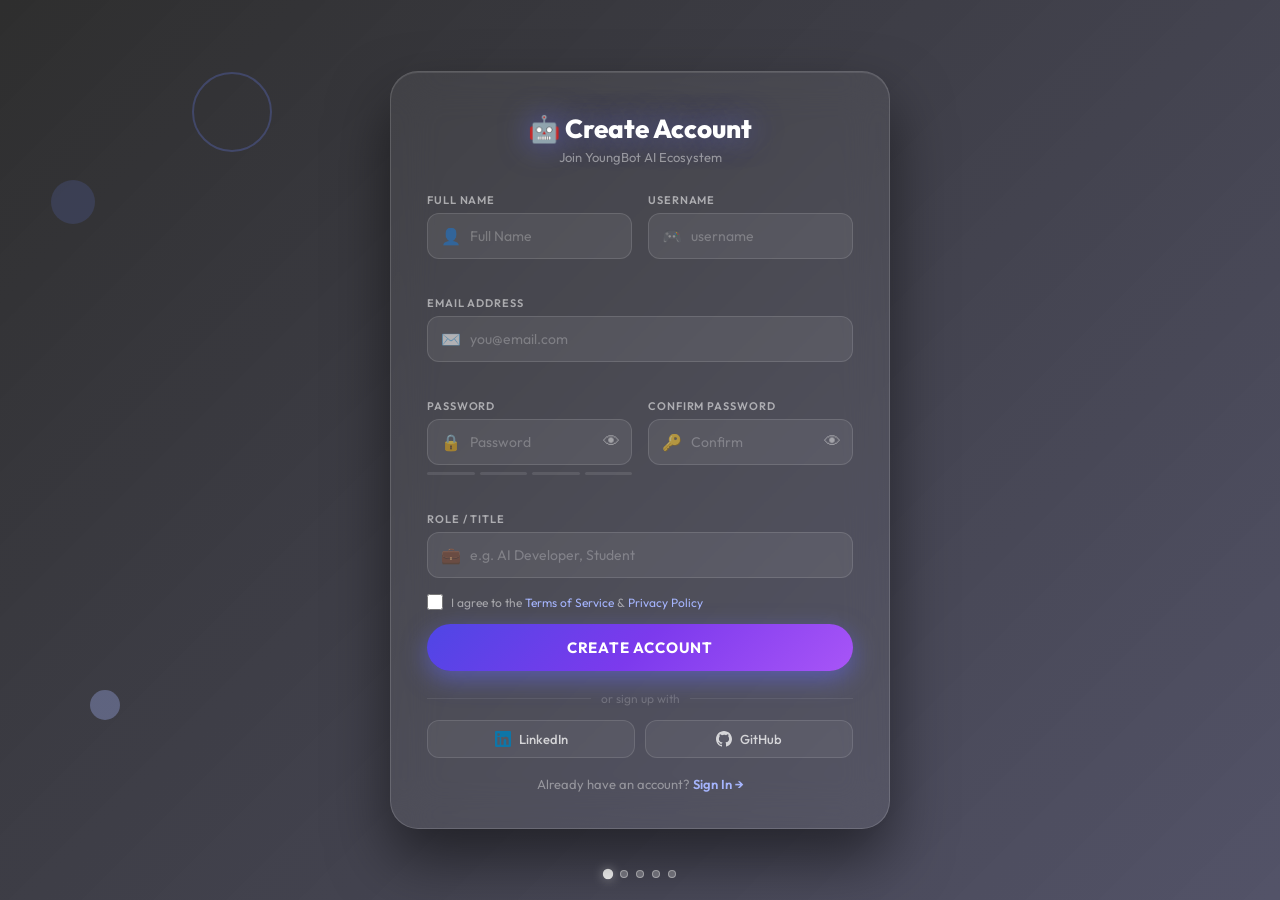
<file: index.html>
<!DOCTYPE html>
<html lang="en">
<head>
  <meta charset="UTF-8">
  <meta name="viewport" content="width=device-width, initial-scale=1.0">
  <title>YoungBot Academy | Smart Portfolio</title>
  <script>
    // If already logged in, go to dashboard; else go to register
    const user = localStorage.getItem('yb_logged_in');
    if (user === 'true') {
      window.location.href = 'slider.html';
    } else {
      window.location.href = 'register.html';
    }
  </script>
</head>
<body></body>
</html>
</file>
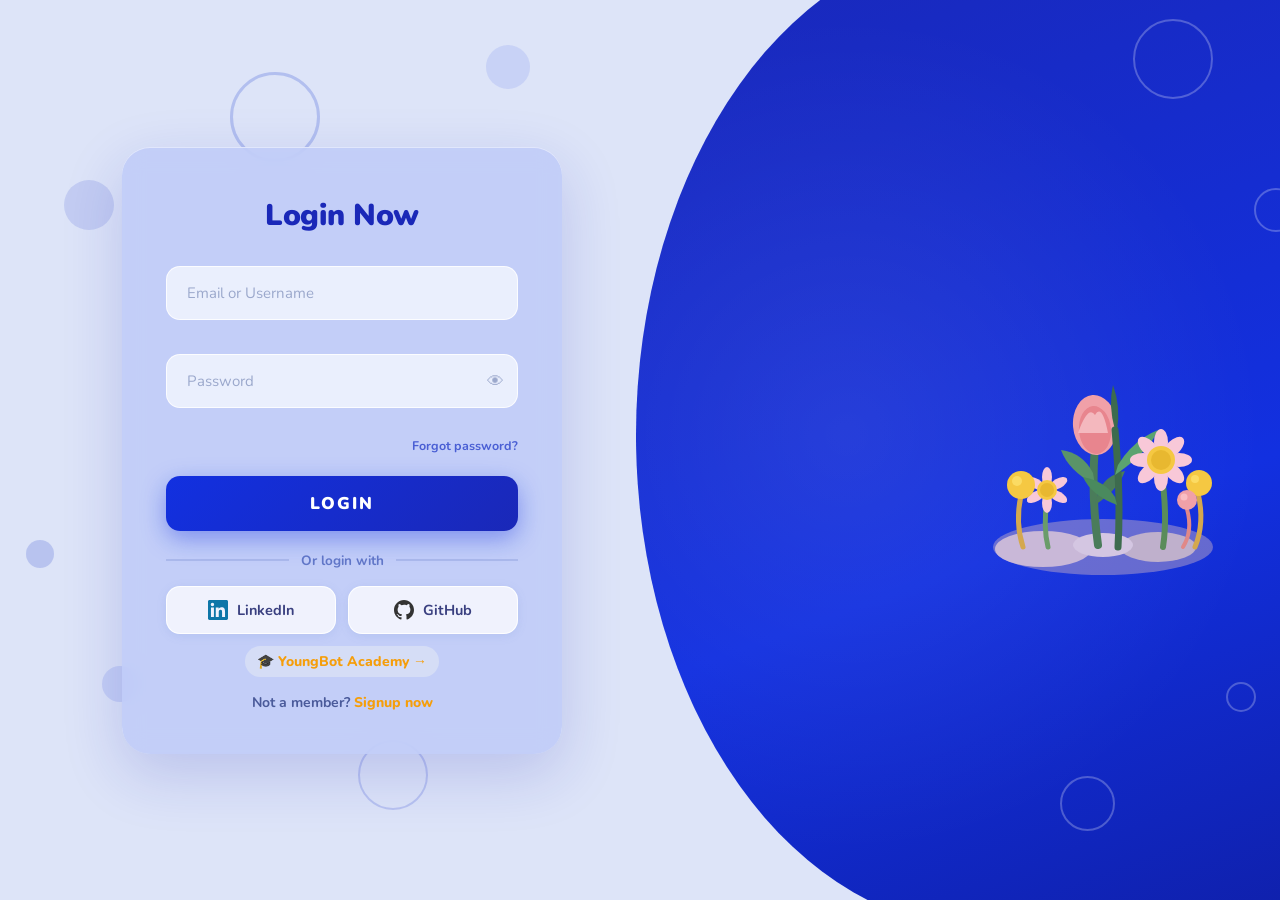
<file: login.html>
<!DOCTYPE html>
<html lang="en">

<head>
    <meta charset="UTF-8">
    <meta name="viewport" content="width=device-width, initial-scale=1.0">
    <title>Login | YoungBot Academy</title>
    <link href="https://fonts.googleapis.com/css2?family=Nunito:wght@400;600;700;800;900&display=swap" rel="stylesheet">
    <style>
        * {
            margin: 0;
            padding: 0;
            box-sizing: border-box
        }

        body {
            min-height: 100vh;
            background: #dde4f8;
            font-family: 'Nunito', sans-serif;
            display: flex;
            align-items: center;
            justify-content: center;
            overflow: hidden;
            position: relative
        }

        /* Floating circles */
        .circle {
            position: absolute;
            border-radius: 50%;
            animation: floatC ease-in-out infinite alternate
        }

        @keyframes floatC {
            from {
                transform: translateY(0)
            }

            to {
                transform: translateY(-18px)
            }
        }

        /* Right dark-blue wave panel */
        .wave-panel {
            position: fixed;
            right: -60px;
            top: -60px;
            width: 55vw;
            height: 110vh;
            background: linear-gradient(160deg, #1a28b8 0%, #1230e0 60%, #0f1fa8 100%);
            border-radius: 50% 0 0 50%;
            z-index: 0;
            overflow: hidden
        }

        .wave-panel::before {
            content: '';
            position: absolute;
            inset: 0;
            background: radial-gradient(ellipse at 30% 50%, rgba(255, 255, 255, .08), transparent 60%);
        }

        .wc {
            position: absolute;
            border-radius: 50%;
            border: 2.5px solid rgba(255, 255, 255, .25)
        }

        /* Floral illustration */
        .floral {
            position: absolute;
            right: 6vw;
            top: 50%;
            transform: translateY(-50%);
            width: 320px;
            height: 320px;
            z-index: 2;
            animation: floatFloral 4s ease-in-out infinite alternate
        }

        @keyframes floatFloral {
            from {
                transform: translateY(-50%) translateY(0)
            }

            to {
                transform: translateY(-50%) translateY(-14px)
            }
        }

        /* Layout */
        .page {
            position: relative;
            z-index: 5;
            width: 100%;
            max-width: 1100px;
            padding: 2rem;
            display: flex;
            align-items: center;
            justify-content: flex-start
        }

        /* Card */
        .card {
            background: rgba(189, 202, 248, .82);
            backdrop-filter: blur(12px);
            -webkit-backdrop-filter: blur(12px);
            border-radius: 28px;
            padding: 48px 44px 42px;
            width: 100%;
            max-width: 440px;
            box-shadow: 0 20px 60px rgba(26, 40, 184, .18), inset 0 1px 0 rgba(255, 255, 255, .5);
            animation: cardIn .8s cubic-bezier(.16, 1, .3, 1) both
        }

        @keyframes cardIn {
            from {
                opacity: 0;
                transform: translateX(-30px)
            }

            to {
                opacity: 1;
                transform: translateX(0)
            }
        }

        h1 {
            font-size: 30px;
            font-weight: 900;
            color: #1a28b8;
            text-align: center;
            margin-bottom: 30px;
            letter-spacing: -.3px
        }

        /* Inputs */
        .field {
            margin-bottom: 16px;
            position: relative
        }

        input[type=text],
        input[type=email],
        input[type=password] {
            width: 100%;
            background: rgba(255, 255, 255, .65);
            border: 1.5px solid rgba(255, 255, 255, .8);
            border-radius: 14px;
            padding: 16px 20px;
            font-family: 'Nunito', sans-serif;
            font-size: 15px;
            color: #333;
            outline: none;
            transition: all .25s
        }

        input::placeholder {
            color: #9ba8cc
        }

        input:focus {
            border-color: #6278e8;
            background: rgba(255, 255, 255, .9);
            box-shadow: 0 0 0 4px rgba(99, 120, 232, .15)
        }

        input.valid {
            border-color: #4ade80 !important;
            background: rgba(240, 255, 244, .9) !important
        }

        input.invalid {
            border-color: #f87171 !important;
            background: rgba(255, 240, 240, .9) !important
        }

        .pw-wrap {
            position: relative
        }

        .pw-wrap input {
            padding-right: 46px
        }

        .eye-btn {
            position: absolute;
            right: 14px;
            top: 50%;
            transform: translateY(-50%);
            background: none;
            border: none;
            cursor: pointer;
            font-size: 17px;
            color: #9ba8cc;
            padding: 0;
            line-height: 1;
            transition: color .2s
        }

        .eye-btn:hover {
            color: #4a5568
        }

        .msg {
            font-size: 11.5px;
            margin-top: 4px;
            min-height: 14px;
            padding-left: 4px;
            transition: all .2s
        }

        .msg.ok {
            color: #16a34a
        }

        .msg.err {
            color: #dc2626
        }

        .forgot {
            text-align: right;
            margin-top: -8px;
            margin-bottom: 16px
        }

        .forgot a {
            font-size: 12.5px;
            color: #4a5fd4;
            font-weight: 700;
            text-decoration: none
        }

        .forgot a:hover {
            text-decoration: underline
        }

        /* Login button */
        .btn-login {
            width: 100%;
            margin-top: 4px;
            background: linear-gradient(135deg, #1230e0, #1a28b8);
            border: none;
            border-radius: 14px;
            padding: 16px;
            color: #fff;
            font-family: 'Nunito', sans-serif;
            font-size: 17px;
            font-weight: 900;
            letter-spacing: 2px;
            text-transform: uppercase;
            cursor: pointer;
            position: relative;
            overflow: hidden;
            box-shadow: 0 8px 24px rgba(18, 48, 224, .4);
            transition: all .3s
        }

        .btn-login:hover {
            transform: translateY(-2px);
            box-shadow: 0 14px 36px rgba(18, 48, 224, .55)
        }

        .btn-login:active {
            transform: translateY(0) scale(.98)
        }

        .ripple {
            position: absolute;
            border-radius: 50%;
            background: rgba(255, 255, 255, .3);
            transform: scale(0);
            animation: rpl .6s linear;
            pointer-events: none
        }

        @keyframes rpl {
            to {
                transform: scale(5);
                opacity: 0
            }
        }

        .spinner {
            display: none;
            width: 20px;
            height: 20px;
            border: 2.5px solid rgba(255, 255, 255, .35);
            border-top-color: #fff;
            border-radius: 50%;
            animation: spin .7s linear infinite;
            margin: 0 auto
        }

        @keyframes spin {
            to {
                transform: rotate(360deg)
            }
        }

        /* Divider */
        .divider {
            display: flex;
            align-items: center;
            gap: 12px;
            margin: 20px 0 16px;
            color: #6278c8;
            font-size: 13.5px;
            font-weight: 700
        }

        .divider::before,
        .divider::after {
            content: '';
            flex: 1;
            height: 1.5px;
            background: rgba(99, 120, 200, .25)
        }

        /* Social buttons row */
        .social-row {
            display: grid;
            grid-template-columns: 1fr 1fr;
            gap: 12px;
            margin-bottom: 12px;
        }

        .btn-social {
            background: rgba(255, 255, 255, .75);
            border: 1.5px solid rgba(255, 255, 255, .9);
            border-radius: 14px;
            padding: 13px 16px;
            font-family: 'Nunito', sans-serif;
            font-size: 14.5px;
            font-weight: 700;
            color: #3a4080;
            cursor: pointer;
            display: flex;
            align-items: center;
            justify-content: center;
            gap: 9px;
            position: relative;
            overflow: hidden;
            transition: all .25s;
            box-shadow: 0 2px 10px rgba(99, 120, 200, .15);
            text-decoration: none;
        }

        .btn-social:hover {
            background: #fff;
            transform: translateY(-2px);
            box-shadow: 0 6px 20px rgba(99, 120, 200, .25);
            color: #1a28b8;
        }

        /* Academy link */
        .academy-link {
            display: block;
            text-align: center;
            margin-top: 18px;
            font-size: 14px;
            font-weight: 800;
        }

        .academy-link a {
            color: #f59e0b;
            text-decoration: none;
            background: rgba(255, 255, 240, 0.3);
            padding: 6px 12px;
            border-radius: 40px;
            transition: all 0.2s;
        }

        .academy-link a:hover {
            background: #f59e0b;
            color: #1a28b8;
            text-decoration: none;
        }

        /* Footer */
        .footer {
            text-align: center;
            margin-top: 22px;
            font-size: 14px;
            font-weight: 700;
            color: #4a5a9a
        }

        .footer a {
            color: #f59e0b;
            text-decoration: none;
            font-weight: 800
        }

        .footer a:hover {
            text-decoration: underline
        }

        /* Success screen */
        .success-screen {
            display: none;
            flex-direction: column;
            align-items: center;
            justify-content: center;
            text-align: center;
            gap: 14px
        }

        .check-ring {
            width: 86px;
            height: 86px;
            border-radius: 50%;
            background: rgba(34, 197, 94, .12);
            border: 2px solid rgba(34, 197, 94, .5);
            display: flex;
            align-items: center;
            justify-content: center;
            animation: popIn .6s cubic-bezier(.175, .885, .32, 1.275) both;
            box-shadow: 0 0 24px rgba(34, 197, 94, .25)
        }

        @keyframes popIn {
            from {
                transform: scale(0)
            }

            to {
                transform: scale(1)
            }
        }

        .check-path {
            stroke-dasharray: 60;
            stroke-dashoffset: 60;
            animation: draw .6s .4s ease forwards
        }

        @keyframes draw {
            to {
                stroke-dashoffset: 0
            }
        }

        .s-title {
            color: #1a28b8;
            font-size: 22px;
            font-weight: 900;
            animation: fadeUp .5s .6s both
        }

        .s-sub {
            color: #6278c8;
            font-size: 14px;
            animation: fadeUp .5s .75s both
        }

        @keyframes fadeUp {
            from {
                opacity: 0;
                transform: translateY(8px)
            }

            to {
                opacity: 1;
                transform: translateY(0)
            }
        }

        @media(max-width:700px) {

            .wave-panel,
            .floral {
                display: none
            }

            .card {
                max-width: 100%
            }

            .page {
                justify-content: center
            }
        }
    </style>
</head>

<body>

    <!-- Floating BG circles -->
    <div class="circle"
        style="width:90px;height:90px;border:3px solid rgba(99,120,220,.35);top:8%;left:18%;animation-duration:3.2s">
    </div>
    <div class="circle"
        style="width:50px;height:50px;background:rgba(99,120,220,.22);top:20%;left:5%;animation-duration:4s;animation-delay:.5s">
    </div>
    <div class="circle"
        style="width:36px;height:36px;background:rgba(160,174,240,.4);bottom:22%;left:8%;animation-duration:3.5s;animation-delay:1s">
    </div>
    <div class="circle"
        style="width:70px;height:70px;border:2.5px solid rgba(99,120,220,.3);bottom:10%;left:28%;animation-duration:4.5s;animation-delay:.3s">
    </div>
    <div class="circle"
        style="width:28px;height:28px;background:rgba(99,120,220,.3);top:60%;left:2%;animation-duration:3.8s;animation-delay:1.5s">
    </div>
    <div class="circle"
        style="width:44px;height:44px;background:rgba(160,174,240,.35);top:5%;left:38%;animation-duration:4.2s;animation-delay:.8s">
    </div>

    <!-- Wave panel with floral -->
    <div class="wave-panel">
        <div class="wc"
            style="width:80px;height:80px;top:8%;right:18%;animation:floatC 3.5s ease-in-out infinite alternate"></div>
        <div class="wc"
            style="width:44px;height:44px;top:25%;right:6%;animation:floatC 4s ease-in-out infinite alternate;animation-delay:.5s">
        </div>
        <div class="wc"
            style="width:30px;height:30px;bottom:22%;right:12%;animation:floatC 3.2s ease-in-out infinite alternate;animation-delay:1s">
        </div>
        <div class="wc"
            style="width:55px;height:55px;bottom:10%;right:32%;animation:floatC 4.5s ease-in-out infinite alternate;animation-delay:.3s">
        </div>
        <div class="wc"
            style="width:22px;height:22px;top:55%;right:3%;animation:floatC 3.8s ease-in-out infinite alternate;animation-delay:1.5s">
        </div>
        <svg class="floral" viewBox="0 0 320 320" fill="none">
            <ellipse cx="160" cy="272" rx="110" ry="28" fill="#b8a4c8" opacity=".5" />
            <ellipse cx="100" cy="274" rx="48" ry="18" fill="#c9b8d8" />
            <ellipse cx="215" cy="272" rx="38" ry="15" fill="#bfb0cc" />
            <ellipse cx="160" cy="270" rx="30" ry="12" fill="#d4c6e2" />
            <path d="M155 270 Q148 220 152 170" stroke="#4a7c5a" stroke-width="8" stroke-linecap="round" />
            <path d="M152 210 Q125 195 118 175 Q140 178 150 198" fill="#5a9468" />
            <path d="M152 230 Q175 215 182 196 Q162 200 155 218" fill="#4a7c5a" />
            <ellipse cx="152" cy="150" rx="22" ry="30" fill="#f0a0a8" transform="rotate(-5,152,150)" />
            <ellipse cx="152" cy="155" rx="16" ry="24" fill="#e8858e" transform="rotate(-5,152,155)" />
            <path d="M135 158 Q145 130 152 140 Q159 128 165 158" fill="#f4b8be" />
            <path d="M175 272 Q178 220 172 155" stroke="#3d6b4e" stroke-width="7" stroke-linecap="round" />
            <path d="M172 200 Q205 178 215 155 Q190 165 175 190" fill="#5ba370" />
            <path d="M174 230 Q148 220 140 202 Q162 206 172 222" fill="#4a8a5e" />
            <path d="M172 155 Q165 130 170 110 Q178 132 174 155" fill="#3d6b4e" />
            <path d="M220 272 Q225 240 218 195" stroke="#5a8c5a" stroke-width="6" stroke-linecap="round" />
            <g transform="translate(218,185)">
                <ellipse cx="0" cy="-18" rx="7" ry="13" fill="#f8c8d8" transform="rotate(0)" />
                <ellipse cx="0" cy="-18" rx="7" ry="13" fill="#f8c8d8" transform="rotate(45)" />
                <ellipse cx="0" cy="-18" rx="7" ry="13" fill="#f8c8d8" transform="rotate(90)" />
                <ellipse cx="0" cy="-18" rx="7" ry="13" fill="#f8c8d8" transform="rotate(135)" />
                <ellipse cx="0" cy="-18" rx="7" ry="13" fill="#f8c8d8" transform="rotate(180)" />
                <ellipse cx="0" cy="-18" rx="7" ry="13" fill="#f8c8d8" transform="rotate(225)" />
                <ellipse cx="0" cy="-18" rx="7" ry="13" fill="#f8c8d8" transform="rotate(270)" />
                <ellipse cx="0" cy="-18" rx="7" ry="13" fill="#f8c8d8" transform="rotate(315)" />
                <circle cx="0" cy="0" r="14" fill="#f5c842" />
                <circle cx="0" cy="0" r="10" fill="#e8b830" />
            </g>
            <path d="M105 272 Q100 252 104 225" stroke="#6a9c6a" stroke-width="5" stroke-linecap="round" />
            <g transform="translate(104,215)">
                <ellipse cx="0" cy="-13" rx="5" ry="10" fill="#f8c8d8" transform="rotate(0)" />
                <ellipse cx="0" cy="-13" rx="5" ry="10" fill="#f8c8d8" transform="rotate(60)" />
                <ellipse cx="0" cy="-13" rx="5" ry="10" fill="#f8c8d8" transform="rotate(120)" />
                <ellipse cx="0" cy="-13" rx="5" ry="10" fill="#f8c8d8" transform="rotate(180)" />
                <ellipse cx="0" cy="-13" rx="5" ry="10" fill="#f8c8d8" transform="rotate(240)" />
                <ellipse cx="0" cy="-13" rx="5" ry="10" fill="#f8c8d8" transform="rotate(300)" />
                <circle cx="0" cy="0" r="10" fill="#f5c842" />
                <circle cx="0" cy="0" r="7" fill="#e8b830" />
            </g>
            <path d="M80 272 Q72 248 78 220" stroke="#d4a84e" stroke-width="5" stroke-linecap="round" />
            <circle cx="78" cy="210" r="14" fill="#f5c842" />
            <circle cx="74" cy="206" r="5" fill="#ffe87a" opacity=".6" />
            <path d="M252 272 Q262 248 255 218" stroke="#d4a84e" stroke-width="5" stroke-linecap="round" />
            <circle cx="256" cy="208" r="13" fill="#f5c842" />
            <circle cx="252" cy="204" r="4" fill="#ffe87a" opacity=".6" />
            <path d="M240 272 Q250 256 244 234" stroke="#e08888" stroke-width="4" stroke-linecap="round" />
            <circle cx="244" cy="225" r="10" fill="#f0a0a8" />
            <circle cx="241" cy="222" r="3.5" fill="#ffd0d5" opacity=".6" />
        </svg>
    </div>

    <!-- Main layout -->
    <div class="page">
        <div class="card" id="card">
            <!-- Form View -->
            <div id="formView">
                <h1>Login Now</h1>

                <div class="field">
                    <div class="input-wrap">
                        <input type="email" id="email" placeholder="Email or Username" oninput="vEmail()">
                    </div>
                    <div class="msg" id="emailMsg"></div>
                </div>

                <div class="field">
                    <div class="pw-wrap">
                        <input type="password" id="password" placeholder="Password" oninput="vPass()">
                        <button class="eye-btn" type="button" onclick="togglePw()" id="eyeBtn">👁</button>
                    </div>
                    <div class="msg" id="passMsg"></div>
                </div>

                <div class="forgot"><a href="#">Forgot password?</a></div>

                <button class="btn-login" id="loginBtn" onclick="handleLogin(event)">
                    <span id="btnTxt">LOGIN</span>
                    <div class="spinner" id="spin"></div>
                </button>

                <div class="divider">Or login with</div>

                <!-- Social buttons: LinkedIn and GitHub only (Google removed) -->
                <div class="social-row">
                    <a href="https://www.linkedin.com/company/young-bot-academy/?lipi=urn%3Ali%3Apage%3Ad_flagship3_search_srp_all%3BXL5nCH49RWedsiZpqDdhDA%3D%3D" target="_blank" class="btn-social"
                        onclick="addRipple(event, this)">
                        <svg width="20" height="20" viewBox="0 0 24 24" fill="#0e76a8">
                            <path
                                d="M20.447 20.452h-3.554v-5.569c0-1.328-.027-3.037-1.852-3.037-1.853 0-2.136 1.445-2.136 2.939v5.667H9.351V9h3.414v1.561h.046c.477-.9 1.637-1.85 3.37-1.85 3.601 0 4.267 2.37 4.267 5.455v6.286zM5.337 7.433a2.062 2.062 0 0 1-2.063-2.065 2.064 2.064 0 1 1 4.127 0 2.062 2.062 0 0 1-2.064 2.065zm1.782 13.019H3.555V9h3.564v11.452zM22.225 0H1.771C0.792 0 0 0.774 0 1.729v20.542C0 23.227 0.792 24 1.771 24h20.451c0.979 0 1.771-0.773 1.771-1.729V1.729C24 0.774 23.205 0 22.225 0z" />
                        </svg>
                        LinkedIn
                    </a>
                    <a href="https://github.com/youngbot" target="_blank" class="btn-social"
                        onclick="addRipple(event, this)">
                        <svg width="20" height="20" viewBox="0 0 24 24" fill="#333">
                            <path
                                d="M12 0C5.374 0 0 5.373 0 12c0 5.302 3.438 9.8 8.207 11.387.599.111.793-.261.793-.577v-2.234c-3.338.726-4.033-1.416-4.033-1.416-.546-1.387-1.333-1.756-1.333-1.756-1.089-.745.083-.729.083-.729 1.205.084 1.839 1.237 1.839 1.237 1.07 1.834 2.807 1.304 3.492.997.107-.775.418-1.305.762-1.604-2.665-.305-5.467-1.334-5.467-5.931 0-1.311.469-2.381 1.236-3.221-.124-.303-.535-1.524.117-3.176 0 0 1.008-.322 3.301 1.23A11.509 11.509 0 0112 5.803c1.02.005 2.047.138 3.006.404 2.291-1.552 3.297-1.23 3.297-1.23.653 1.653.242 2.874.118 3.176.77.84 1.235 1.911 1.235 3.221 0 4.609-2.807 5.624-5.479 5.929.43.372.823 1.102.823 2.222v3.293c0 .319.192.694.801.576C20.566 21.797 24 17.3 24 12c0-6.627-5.373-12-12-12z" />
                        </svg>
                        GitHub
                    </a>
                </div>

                <!-- Direct YoungBot Academy link -->
                <div class="academy-link">
                    <a href="https://youngbot.academy" target="_blank">🎓 YoungBot Academy →</a>
                </div>

                <div class="footer">Not a member? <a href="register.html">Signup now</a></div>
            </div>

            <!-- Success Screen (after login) -->
            <div class="success-screen" id="successView">
                <div class="check-ring">
                    <svg width="38" height="38" viewBox="0 0 38 38" fill="none">
                        <path class="check-path" d="M9 19l7 7L29 11" stroke="#22c55e" stroke-width="3.5"
                            stroke-linecap="round" stroke-linejoin="round" />
                    </svg>
                </div>
                <div class="s-title">Welcome back! 🎉</div>
                <div class="s-sub">You've logged in successfully.<br>Exploring YoungBot Academy...</div>
            </div>
        </div>
    </div>

    <script>
        // Ripple effect
        function addRipple(e, btn) {
            const rect = btn.getBoundingClientRect();
            const size = Math.max(rect.width, rect.height);
            const ripple = document.createElement('span');
            ripple.className = 'ripple';
            ripple.style.width = ripple.style.height = `${size}px`;
            ripple.style.left = `${e.clientX - rect.left - size / 2}px`;
            ripple.style.top = `${e.clientY - rect.top - size / 2}px`;
            btn.appendChild(ripple);
            setTimeout(() => ripple.remove(), 600);
        }

        // Email/Username validation
        function vEmail() {
            const val = document.getElementById('email').value.trim();
            const inp = document.getElementById('email');
            const msg = document.getElementById('emailMsg');
            if (!val) { inp.className = ''; msg.innerHTML = ''; return false; }
            const ok = /^[^\s@]+@[^\s@]+\.[^\s@]+$/.test(val) || val.length >= 3;
            inp.className = ok ? 'valid' : 'invalid';
            msg.className = 'msg ' + (ok ? 'ok' : 'err');
            msg.textContent = ok ? '✓ Looks good' : '✗ Enter a valid email or username';
            return ok;
        }

        // Password validation
        function vPass() {
            const val = document.getElementById('password').value;
            const inp = document.getElementById('password');
            const msg = document.getElementById('passMsg');
            if (!val) { inp.className = ''; msg.innerHTML = ''; return false; }
            const ok = val.length >= 6;
            inp.className = ok ? 'valid' : 'invalid';
            msg.className = 'msg ' + (ok ? 'ok' : 'err');
            msg.textContent = ok ? '✓ Password looks good' : '✗ At least 6 characters required';
            return ok;
        }

        function togglePw() {
            const inp = document.getElementById('password');
            inp.type = inp.type === 'password' ? 'text' : 'password';
            document.getElementById('eyeBtn').textContent = inp.type === 'password' ? '👁' : '🙈';
        }

        function shakeCard() {
            const card = document.getElementById('card');
            const moves = ['-8px', '8px', '-5px', '5px', '0'];
            moves.forEach((v, i) => setTimeout(() => card.style.transform = `translateX(${v})`, i * 75));
            setTimeout(() => card.style.transform = '', 400);
        }

        // Login handler (simulates success & redirects to YoungBot Academy)
        function handleLogin(e) {
            addRipple(e, document.getElementById('loginBtn'));
            const emailOk = vEmail();
            const passOk = vPass();
            if (!emailOk || !passOk) {
                shakeCard();
                return;
            }
            const btn = document.getElementById('loginBtn');
            const btnTxt = document.getElementById('btnTxt');
            const spin = document.getElementById('spin');
            btnTxt.style.display = 'none';
            spin.style.display = 'block';
            btn.disabled = true;
            setTimeout(() => {
                document.getElementById('formView').style.display = 'none';
                document.getElementById('successView').style.display = 'flex';
                localStorage.setItem('yb_logged_in', 'true');
                // After success, redirect to slider page
                setTimeout(() => {
                    window.location.href = 'slider.html';
                }, 2000);
            }, 1800);
        }

        // Enter key support
        document.addEventListener('keydown', (e) => {
            if (e.key === 'Enter') {
                const btn = document.getElementById('loginBtn');
                if (btn && !btn.disabled) handleLogin(e);
            }
        });
    </script>
</body>

</html>
</file>
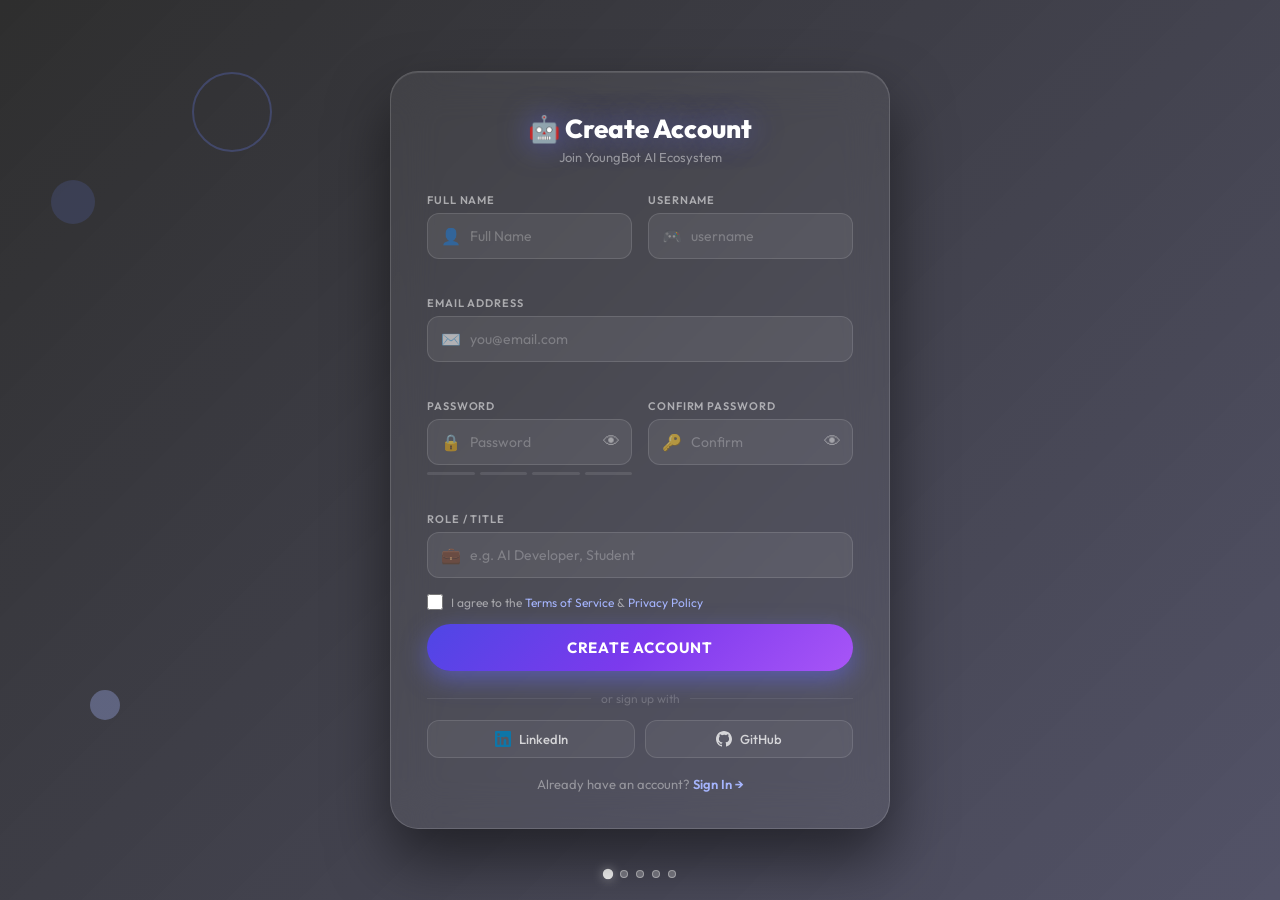
<file: register.html>
<!DOCTYPE html>
<html lang="en">
<head>
  <meta charset="UTF-8">
  <meta name="viewport" content="width=device-width, initial-scale=1.0">
  <title>YoungBot Academy | Create Account</title>
  <link href="https://fonts.googleapis.com/css2?family=Outfit:wght@300;400;600;700;800&display=swap" rel="stylesheet">
  <style>
    *{margin:0;padding:0;box-sizing:border-box}
    body{min-height:100vh;font-family:'Outfit',sans-serif;display:flex;align-items:center;justify-content:center;overflow:hidden;position:relative}
    .slides{position:fixed;inset:0;z-index:0}
    .slide{position:absolute;inset:0;background-size:cover;background-position:center;opacity:0;transition:opacity 1.4s ease-in-out}
    .slide.active{opacity:1}
    .slide:nth-child(1){background-image:url('https://images.unsplash.com/photo-1517694712202-14dd9538aa97?w=1600&q=80')}
    .slide:nth-child(2){background-image:url('https://images.unsplash.com/photo-1498050108023-c5249f4df085?w=1600&q=80')}
    .slide:nth-child(3){background-image:url('https://images.unsplash.com/photo-1519389950473-47ba0277781c?w=1600&q=80')}
    .slide:nth-child(4){background-image:url('https://images.unsplash.com/photo-1461749280684-dccba630e2f6?w=1600&q=80')}
    .slide:nth-child(5){background-image:url('https://images.unsplash.com/photo-1484788984921-03950022c9ef?w=1600&q=80')}
    .overlay{position:fixed;inset:0;z-index:1;background:linear-gradient(135deg,rgba(0,0,0,.82),rgba(10,10,40,.7))}
    .dots{position:fixed;bottom:22px;left:50%;transform:translateX(-50%);display:flex;gap:8px;z-index:10}
    .dot{width:8px;height:8px;border-radius:50%;background:rgba(255,255,255,.3);border:1.5px solid rgba(255,255,255,.5);cursor:pointer;transition:all .3s}
    .dot.active{background:#fff;transform:scale(1.3);box-shadow:0 0 8px rgba(255,255,255,.5)}
    .float-circle{position:absolute;border-radius:50%;animation:floatC ease-in-out infinite alternate;z-index:2}
    @keyframes floatC{from{transform:translateY(0)}to{transform:translateY(-18px)}}
    .card-holder{position:relative;z-index:12;width:100%;max-width:500px;margin:1.5rem}
    .glass-card{background:rgba(255,255,255,.06);backdrop-filter:blur(22px);-webkit-backdrop-filter:blur(22px);border:1px solid rgba(255,255,255,.15);border-radius:28px;padding:40px 36px 36px;box-shadow:0 30px 60px rgba(0,0,0,.5),inset 0 1px 0 rgba(255,255,255,.1)}
    h1{font-size:26px;font-weight:800;text-align:center;margin-bottom:4px;color:#fff;text-shadow:0 0 30px rgba(99,102,241,.6)}
    .subtitle{text-align:center;color:rgba(255,255,255,.45);font-size:13px;margin-bottom:28px}
    .row2{display:grid;grid-template-columns:1fr 1fr;gap:0 16px}
    .field{margin-bottom:16px}
    .field label{display:block;color:rgba(255,255,255,.55);font-size:11px;font-weight:600;text-transform:uppercase;letter-spacing:.9px;margin-bottom:6px}
    .input-wrap{position:relative}
    .input-icon{position:absolute;left:14px;top:50%;transform:translateY(-50%);font-size:16px;opacity:.55;pointer-events:none}
    input{width:100%;background:rgba(255,255,255,.07);border:1.5px solid rgba(255,255,255,.12);border-radius:12px;padding:13px 14px 13px 42px;color:#fff;font-family:'Outfit',sans-serif;font-size:14px;outline:none;transition:all .25s}
    input::placeholder{color:rgba(255,255,255,.25)}
    input:focus{border-color:rgba(99,102,241,.7);background:rgba(99,102,241,.1);box-shadow:0 0 0 4px rgba(99,102,241,.15)}
    input.valid{border-color:rgba(34,197,94,.6)!important;background:rgba(34,197,94,.08)!important}
    input.invalid{border-color:rgba(239,68,68,.6)!important;background:rgba(239,68,68,.08)!important}
    .pw-wrap input{padding-right:44px}
    .eye-btn{position:absolute;right:12px;top:50%;transform:translateY(-50%);background:none;border:none;cursor:pointer;color:rgba(255,255,255,.45);font-size:17px;padding:0}
    .strength-row{display:flex;gap:5px;margin-top:7px}
    .sbar{flex:1;height:3px;background:rgba(255,255,255,.1);border-radius:4px}
    .sbar.weak{background:#ef4444}
    .sbar.fair{background:#f97316}
    .sbar.good{background:#eab308}
    .sbar.strong{background:#22c55e}
    .strength-lbl{font-size:10px;margin-top:5px;color:rgba(255,255,255,.4)}
    .msg{font-size:11px;margin-top:5px;min-height:16px}
    .msg.ok{color:#4ade80}
    .msg.err{color:#f87171}
    .btn-submit{width:100%;margin-top:10px;background:linear-gradient(135deg,#4f46e5,#7c3aed,#a855f7);border:none;border-radius:60px;padding:14px;color:#fff;font-family:'Outfit',sans-serif;font-size:15px;font-weight:700;letter-spacing:.8px;text-transform:uppercase;cursor:pointer;position:relative;overflow:hidden;box-shadow:0 8px 24px rgba(99,102,241,.55);transition:all .3s}
    .btn-submit:hover{transform:translateY(-2px);box-shadow:0 14px 34px rgba(99,102,241,.8)}
    .btn-submit:active{transform:translateY(1px) scale(.98)}
    .ripple{position:absolute;border-radius:50%;background:rgba(255,255,255,.3);transform:scale(0);animation:rippleAnim .6s linear;pointer-events:none}
    @keyframes rippleAnim{to{transform:scale(5);opacity:0}}
    .spinner{display:none;width:18px;height:18px;border:2.5px solid rgba(255,255,255,.3);border-top-color:#fff;border-radius:50%;animation:spin .7s linear infinite;margin:0 auto}
    @keyframes spin{to{transform:rotate(360deg)}}
    .divider{display:flex;align-items:center;gap:10px;margin:20px 0 14px;color:rgba(255,255,255,.2);font-size:12px}
    .divider::before,.divider::after{content:'';flex:1;height:1px;background:rgba(255,255,255,.08)}
    .social-row{display:grid;grid-template-columns:1fr 1fr;gap:10px}
    .btn-social{background:rgba(255,255,255,.05);border:1px solid rgba(255,255,255,.12);border-radius:12px;padding:10px 14px;color:rgba(255,255,255,.75);font-family:'Outfit',sans-serif;font-size:13px;font-weight:500;cursor:pointer;transition:all .25s;display:flex;align-items:center;justify-content:center;gap:8px;text-decoration:none}
    .btn-social:hover{background:rgba(255,255,255,.12);border-color:rgba(255,255,255,.25);color:#fff;transform:translateY(-2px)}
    .switch-link{text-align:center;margin-top:18px;color:rgba(255,255,255,.4);font-size:13px}
    .switch-link a{color:#a5b4fc;text-decoration:none;font-weight:600;cursor:pointer}
    .terms{display:flex;align-items:center;gap:8px;margin-bottom:4px}
    .terms input[type=checkbox]{width:16px;height:16px;padding:0;accent-color:#6366f1;border-radius:4px}
    .terms label{font-size:12px;color:rgba(255,255,255,.5);cursor:pointer}
    .terms a{color:#a5b4fc;text-decoration:none}
    @media(max-width:480px){.row2{grid-template-columns:1fr}}
  </style>
</head>
<body>
  <div class="slides">
    <div class="slide active"></div>
    <div class="slide"></div>
    <div class="slide"></div>
    <div class="slide"></div>
    <div class="slide"></div>
  </div>
  <div class="overlay"></div>
  <div class="dots" id="dots">
    <div class="dot active" data-i="0"></div>
    <div class="dot" data-i="1"></div>
    <div class="dot" data-i="2"></div>
    <div class="dot" data-i="3"></div>
    <div class="dot" data-i="4"></div>
  </div>

  <div class="float-circle" style="width:80px;height:80px;border:2px solid rgba(99,120,220,.3);top:8%;left:15%;animation-duration:3.2s"></div>
  <div class="float-circle" style="width:44px;height:44px;background:rgba(99,120,220,.18);top:20%;left:4%;animation-duration:4s"></div>
  <div class="float-circle" style="width:30px;height:30px;background:rgba(160,174,240,.35);bottom:20%;left:7%;animation-duration:3.5s"></div>

  <div class="card-holder">
    <div class="glass-card">
      <h1>🤖 Create Account</h1>
      <p class="subtitle">Join YoungBot AI Ecosystem</p>

      <div class="row2">
        <div class="field">
          <label>Full Name</label>
          <div class="input-wrap"><span class="input-icon">👤</span><input type="text" id="regName" placeholder="Full Name"></div>
          <div class="msg" id="regNameMsg"></div>
        </div>
        <div class="field">
          <label>Username</label>
          <div class="input-wrap"><span class="input-icon">🎮</span><input type="text" id="regUsername" placeholder="username"></div>
          <div class="msg" id="regUserMsg"></div>
        </div>
      </div>

      <div class="field">
        <label>Email Address</label>
        <div class="input-wrap"><span class="input-icon">✉️</span><input type="email" id="regEmail" placeholder="you@email.com"></div>
        <div class="msg" id="regEmailMsg"></div>
      </div>

      <div class="row2">
        <div class="field">
          <label>Password</label>
          <div class="input-wrap pw-wrap"><span class="input-icon">🔒</span><input type="password" id="regPwd" placeholder="Password"><button class="eye-btn" type="button" id="eyePwd">👁</button></div>
          <div class="strength-row"><div class="sbar" id="s1"></div><div class="sbar" id="s2"></div><div class="sbar" id="s3"></div><div class="sbar" id="s4"></div></div>
          <div class="strength-lbl" id="strLbl"></div>
          <div class="msg" id="regPwdMsg"></div>
        </div>
        <div class="field">
          <label>Confirm Password</label>
          <div class="input-wrap pw-wrap"><span class="input-icon">🔑</span><input type="password" id="regPwd2" placeholder="Confirm"><button class="eye-btn" type="button" id="eyePwd2">👁</button></div>
          <div class="msg" id="regPwd2Msg"></div>
        </div>
      </div>

      <div class="field">
        <label>Role / Title</label>
        <div class="input-wrap"><span class="input-icon">💼</span><input type="text" id="regRole" placeholder="e.g. AI Developer, Student"></div>
      </div>

      <div class="terms">
        <input type="checkbox" id="agree">
        <label for="agree">I agree to the <a href="#">Terms of Service</a> & <a href="#">Privacy Policy</a></label>
      </div>

      <button class="btn-submit" id="regBtn"><span id="regBtnTxt">Create Account</span><div class="spinner" id="regSpin"></div></button>

      <div class="divider">or sign up with</div>
      <div class="social-row">
        <a href="https://www.linkedin.com/company/young-bot-academy/" target="_blank" class="btn-social">
          <svg width="16" height="16" viewBox="0 0 24 24" fill="#0e76a8"><path d="M20.447 20.452h-3.554v-5.569c0-1.328-.027-3.037-1.852-3.037-1.853 0-2.136 1.445-2.136 2.939v5.667H9.351V9h3.414v1.561h.046c.477-.9 1.637-1.85 3.37-1.85 3.601 0 4.267 2.37 4.267 5.455v6.286zM5.337 7.433a2.062 2.062 0 0 1-2.063-2.065 2.064 2.064 0 1 1 4.127 0 2.062 2.062 0 0 1-2.064 2.065zm1.782 13.019H3.555V9h3.564v11.452zM22.225 0H1.771C.792 0 0 .774 0 1.729v20.542C0 23.227.792 24 1.771 24h20.451c.979 0 1.771-.773 1.771-1.729V1.729C24 .774 23.205 0 22.225 0z"/></svg> LinkedIn
        </a>
        <a href="https://github.com" target="_blank" class="btn-social">
          <svg width="16" height="16" viewBox="0 0 24 24" fill="currentColor"><path d="M12 0C5.374 0 0 5.373 0 12c0 5.302 3.438 9.8 8.207 11.387.599.111.793-.261.793-.577v-2.234c-3.338.726-4.033-1.416-4.033-1.416-.546-1.387-1.333-1.756-1.333-1.756-1.089-.745.083-.729.083-.729 1.205.084 1.839 1.237 1.839 1.237 1.07 1.834 2.807 1.304 3.492.997.107-.775.418-1.305.762-1.604-2.665-.305-5.467-1.334-5.467-5.931 0-1.311.469-2.381 1.236-3.221-.124-.303-.535-1.524.117-3.176 0 0 1.008-.322 3.301 1.23A11.509 11.509 0 0112 5.803c1.02.005 2.047.138 3.006.404 2.291-1.552 3.297-1.23 3.297-1.23.653 1.653.242 2.874.118 3.176.77.84 1.235 1.911 1.235 3.221 0 4.609-2.807 5.624-5.479 5.929.43.372.823 1.102.823 2.222v3.293c0 .319.192.694.801.576C20.566 21.797 24 17.3 24 12c0-6.627-5.373-12-12-12z"/></svg> GitHub
        </a>
      </div>
      <div class="switch-link">Already have an account? <a id="goLogin">Sign In →</a></div>
    </div>
  </div>

<script>
  // Redirect if already logged in
  if(localStorage.getItem('yb_logged_in')==='true') window.location.href='slider.html';

  // Slideshow
  const slides=document.querySelectorAll('.slide'),dots=document.querySelectorAll('.dot');
  let cur=0,timer;
  function showSlide(n){slides[cur].classList.remove('active');dots[cur].classList.remove('active');cur=(n+slides.length)%slides.length;slides[cur].classList.add('active');dots[cur].classList.add('active');}
  function startAuto(){clearInterval(timer);timer=setInterval(()=>showSlide(cur+1),4500);}
  dots.forEach((d,i)=>d.addEventListener('click',()=>{showSlide(i);startAuto();}));
  startAuto();

  // Ripple
  function ripple(e,el){const r=el.getBoundingClientRect(),s=Math.max(r.width,r.height),sp=document.createElement('span');sp.className='ripple';sp.style.cssText=`width:${s}px;height:${s}px;left:${e.clientX-r.left-s/2}px;top:${e.clientY-r.top-s/2}px`;el.appendChild(sp);setTimeout(()=>sp.remove(),600);}

  // Field helpers
  function setStatus(inp,msgEl,ok,okMsg,errMsg){
    if(!inp.value.trim()){inp.classList.remove('valid','invalid');msgEl.innerHTML='';return false;}
    inp.classList.toggle('valid',ok);inp.classList.toggle('invalid',!ok);
    msgEl.className='msg '+(ok?'ok':'err');msgEl.textContent=(ok?'✓ '+okMsg:'✗ '+errMsg);return ok;
  }

  // Validators
  const regName=document.getElementById('regName'),regUser=document.getElementById('regUsername'),
        regEmail=document.getElementById('regEmail'),regPwd=document.getElementById('regPwd'),
        regPwd2=document.getElementById('regPwd2');

  function vName(){return setStatus(regName,document.getElementById('regNameMsg'),regName.value.trim().length>=2,'Valid name','Min 2 characters');}
  function vUser(){const v=regUser.value.trim();return setStatus(regUser,document.getElementById('regUserMsg'),v.length>=3&&/^[a-zA-Z0-9_]+$/.test(v),'Available','3+ chars, letters/numbers/_');}
  function vEmail(){const v=regEmail.value.trim();return setStatus(regEmail,document.getElementById('regEmailMsg'),/^[^\s@]+@[^\s@]+\.[^\s@]+$/.test(v),'Looks good','Enter valid email');}
  function vPwd(){
    const p=regPwd.value,bars=['s1','s2','s3','s4'].map(id=>document.getElementById(id)),lbl=document.getElementById('strLbl');
    bars.forEach(b=>b.className='sbar');if(!p){lbl.textContent='';return false;}
    let sc=0;if(p.length>=8)sc++;if(/[A-Z]/.test(p)&&/[a-z]/.test(p))sc++;if(/[0-9]/.test(p))sc++;if(/[^A-Za-z0-9]/.test(p))sc++;
    const cls=['','weak','fair','good','strong'],lbs=['','Weak','Fair','Good','Strong'];
    for(let i=0;i<sc;i++)bars[i].classList.add(cls[sc]);lbl.textContent=lbs[sc]||'';
    return setStatus(regPwd,document.getElementById('regPwdMsg'),p.length>=8,'Strong','Min 8 characters');
  }
  function vPwd2(){return setStatus(regPwd2,document.getElementById('regPwd2Msg'),regPwd2.value===regPwd.value&&regPwd2.value.length>0,'Passwords match','Passwords do not match');}

  regName.addEventListener('input',vName);regUser.addEventListener('input',vUser);
  regEmail.addEventListener('input',vEmail);regPwd.addEventListener('input',vPwd);
  regPwd2.addEventListener('input',vPwd2);

  document.getElementById('eyePwd').addEventListener('click',()=>{regPwd.type=regPwd.type==='password'?'text':'password';document.getElementById('eyePwd').textContent=regPwd.type==='password'?'👁':'🙈';});
  document.getElementById('eyePwd2').addEventListener('click',()=>{regPwd2.type=regPwd2.type==='password'?'text':'password';document.getElementById('eyePwd2').textContent=regPwd2.type==='password'?'👁':'🙈';});

  // Submit
  document.getElementById('regBtn').addEventListener('click',function(e){
    ripple(e,this);
    const ok=vName()&vUser()&vEmail()&vPwd()&vPwd2();
    if(!ok){document.querySelector('.card-holder').animate([{transform:'translateX(-6px)'},{transform:'translateX(6px)'},{transform:'translateX(0)'}],{duration:300});return;}
    if(!document.getElementById('agree').checked){alert('Please agree to terms!');return;}
    const btnTxt=document.getElementById('regBtnTxt'),spin=document.getElementById('regSpin');
    btnTxt.style.display='none';spin.style.display='block';this.disabled=true;
    // Save user to localStorage
    const user={name:regName.value.trim(),username:regUser.value.trim(),email:regEmail.value.trim(),password:regPwd.value,role:document.getElementById('regRole').value.trim()||'YoungBot Member',avatar:'https://ui-avatars.com/api/?name='+encodeURIComponent(regName.value.trim())+'&background=6366f1&color=fff',joined:new Date().toLocaleDateString()};
    localStorage.setItem('yb_user',JSON.stringify(user));
    setTimeout(()=>{window.location.href='login.html';},1400);
  });

  document.getElementById('goLogin').addEventListener('click',()=>window.location.href='login.html');

  // Enter key
  document.addEventListener('keydown',e=>{if(e.key==='Enter')document.getElementById('regBtn').click();});
</script>
</body>
</html>
</file>
